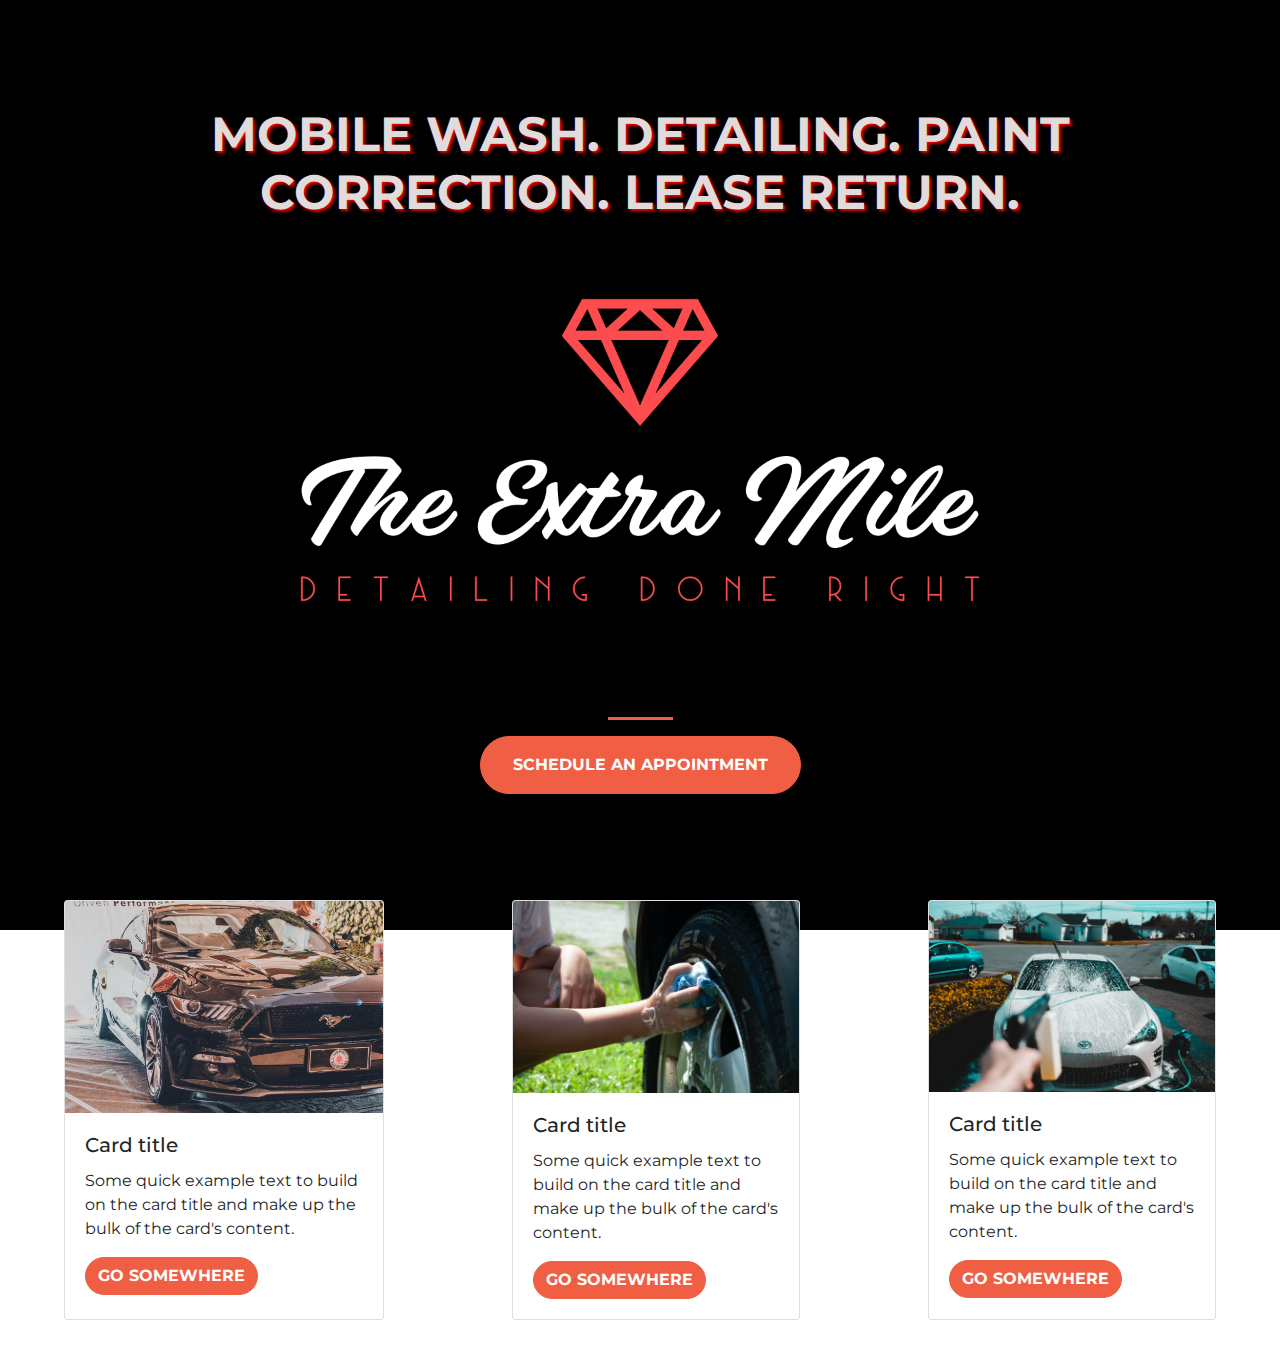
<file: index.html>
<!DOCTYPE html>
<html>
  <head>
    <title>The Extra Mile</title>
     <!-- Required meta tags -->
    <meta charset="utf-8">
    <meta name="viewport" content="width=device-width, initial-scale=1">

    <!-- Google Fonts -->
    <link href="https://fonts.googleapis.com/css?family=Montserrat" rel="stylesheet">

    <!-- Bootstrap CSS from a CDN. This way you don't have to include the bootstrap file yourself -->
    <link rel="stylesheet" href="https://stackpath.bootstrapcdn.com/bootstrap/4.3.1/css/bootstrap.min.css" integrity="sha384-ggOyR0iXCbMQv3Xipma34MD+dH/1fQ784/j6cY/iJTQUOhcWr7x9JvoRxT2MZw1T" crossorigin="anonymous">
    
    <!-- Your own stylesheet -->
    <link rel="stylesheet" type="text/css" href="style.css">
  </head>
  <body>
    <!-- <nav class="navbar navbar-expand-lg navbar-dark bg-dark">
  <a class="navbar-brand" href="#">
    <img src="Extra-Mile-Logo-Diamond.png" width="30" height="30" class="d-inline-block align-top" alt=""> The Extra Mile</a>
  <button class="navbar-toggler" type="button" data-toggle="collapse" data-target="#navbarSupportedContent" aria-controls="navbarSupportedContent" aria-expanded="false" aria-label="Toggle navigation">
    <span class="navbar-toggler-icon"></span>
  </button>

  <div class="collapse navbar-collapse" id="navbarSupportedContent">
    <ul class="navbar-nav mr-auto">
      <li class="nav-item active">
        <a class="nav-link" href="#">Home <span class="sr-only">(current)</span></a>
      </li>
      <li class="nav-item">
        <a class="nav-link" href="#">Link</a>
      </li>
      <li class="nav-item dropdown">
        <a class="nav-link dropdown-toggle" href="#" id="navbarDropdown" role="button" data-toggle="dropdown" aria-haspopup="true" aria-expanded="false">
          Dropdown
        </a>
        <div class="dropdown-menu" aria-labelledby="navbarDropdown">
          <a class="dropdown-item" href="#">Action</a>
          <a class="dropdown-item" href="#">Another action</a>
          <div class="dropdown-divider"></div>
          <a class="dropdown-item" href="#">Something else here</a>
        </div>
      </li>
      <li class="nav-item">
        <a class="nav-link disabled" href="#" tabindex="-1" aria-disabled="true">Disabled</a>
      </li>
    </ul>
    <form class="form-inline my-2 my-lg-0">
      <input class="form-control mr-sm-2" type="search" placeholder="Search" aria-label="Search">
      <button class="btn btn-outline-success my-2 my-sm-0" type="submit">Search</button>
    </form>
  </div>
</nav> -->
    <div class="container d-flex align-items-center h-100">
      <div class="row">
        <header class="text-center col-12">
          <h1 class="text-uppercase d-inline"><strong>Mobile Wash. Detailing. Paint Correction. Lease Return.</strong></h1>
        </header>
        <div class="buffer col-12"></div>
        <section class="text-center col-12">
          <hr>
          <a href="https://calendly.com/btellefsen">
            <button class="btn btn-primary btn-xl">Schedule an Appointment</button>
           </a> 
        </section>
      </div>
    </div>
    <section class="about-section">
      <div class="card" style="width: 20rem;">
  <img src="EMcardImg3.jpg" class="card-img-top" alt="...">
  <div class="card-body">
    <h5 class="card-title">Card title</h5>
    <p class="card-text">Some quick example text to build on the card title and make up the bulk of the card's content.</p>
    <a href="#" class="btn btn-primary">Go somewhere</a>
  </div>
</div>

<div class="card" style="width: 18rem;">
  <img src="EMcardImg2.jpg" class="card-img-top" alt="...">
  <div class="card-body">
    <h5 class="card-title">Card title</h5>
    <p class="card-text">Some quick example text to build on the card title and make up the bulk of the card's content.</p>
    <a href="#" class="btn btn-primary">Go somewhere</a>
  </div>
</div>

<div class="card" style="width: 18rem;">
  <img src="EMcardImg.jpg" class="card-img-top" alt="...">
  <div class="card-body">
    <h5 class="card-title">Card title</h5>
    <p class="card-text">Some quick example text to build on the card title and make up the bulk of the card's content.</p>
    <a href="#" class="btn btn-primary">Go somewhere</a>
  </div>
</div>
    </section>
  </body>
</html>
</file>
<file: style.css>
body,
html {
  width: 100%;
  height: 100%;
  font-family: 'Montserrat', sans-serif;
  background: url(Extra-Mile-Logo.PNG) no-repeat center center fixed; 
  -webkit-background-size: cover;
  -moz-background-size: cover;
  -o-background-size: cover;
  background-size: cover;
}

h1 {
	font-size: 3rem;
	color: #e2dbdb;
	/*margin-top: -100px;*/
	text-shadow: 2px 2px 3px red;
}

hr {
	border-color: #f05f44;
	border-width: 3px;
	max-width: 65px;
}

.buffer {
	height: 30rem;
}

.btn {
	font-weight: 700;
	border-radius: 300px;
	text-transform: uppercase;
}

.btn-xl {
	padding: 1rem 2rem;
}

.btn-primary {
	background-color: #F05F44;
	border-color: #F05F44;
}

.btn-primary:hover {
	background-color: #ee4b08;
	border-color: #ee4b08;
	border-width: 4px;
}

.btn-outline-success {
	color: red;
	border-color: red;
}

.btn-outline-success:hover {
	background-color: black;
	border-color: red;
	color: red;
}

.about-section {
	display: flex;
	justify-content: space-around;
	padding-bottom: 30px;
}
</file>
